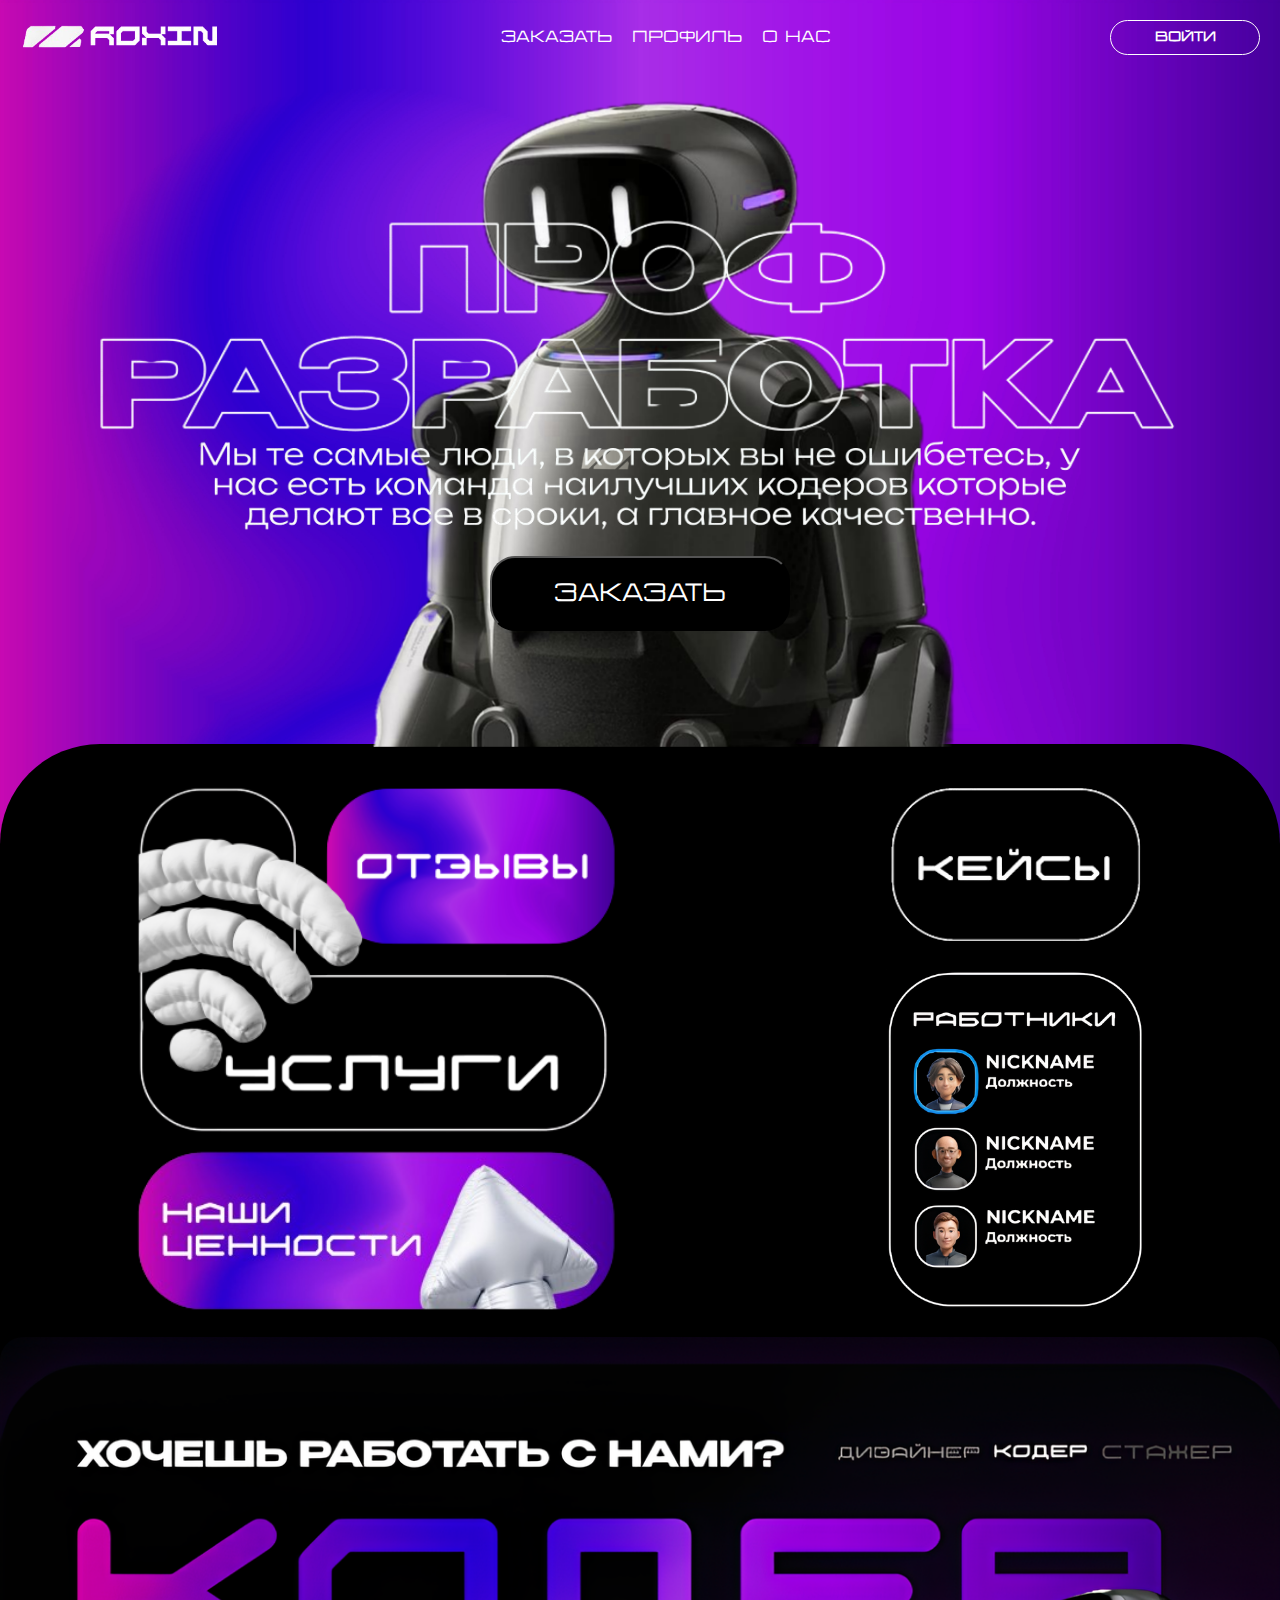
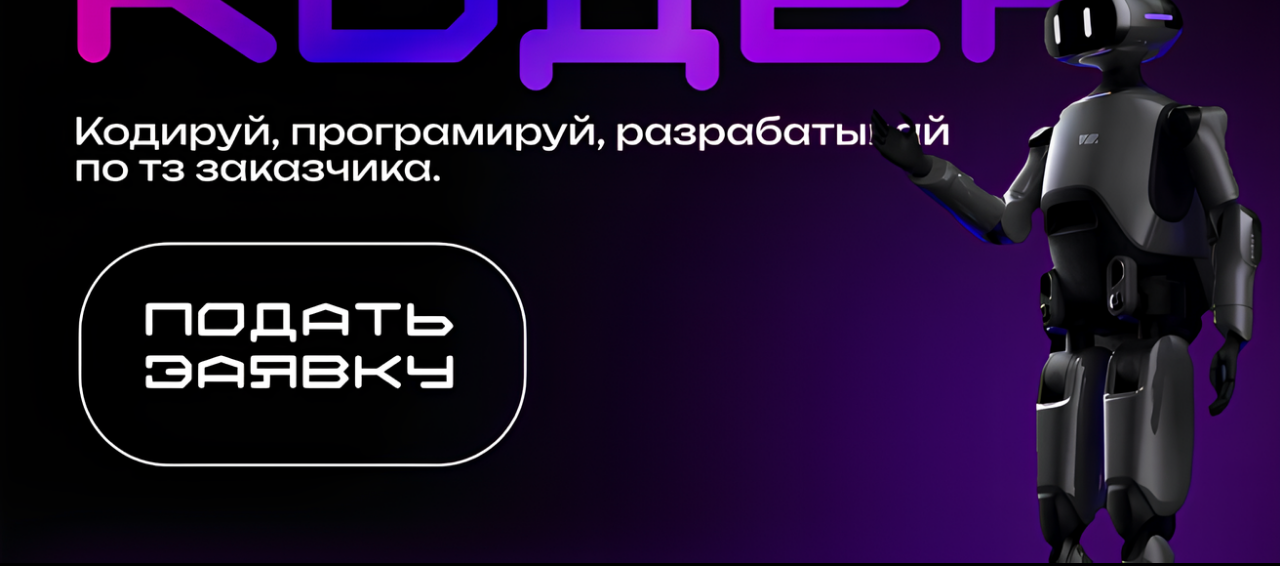
<file: index.html>
<!DOCTYPE html>
<html lang="en">

<head>
    <meta charset="UTF-8">
    <meta name="viewport" content="width=device-width, initial-scale=1.0">
    <title>Document</title>
    <link rel="stylesheet" href="./style.css">
</head>

<body>


    <main class="main_container">

        <div class="bg">
            <header>
                <div class="logo"><img src="./img/logo2.png" alt="logo"></div>
                <div class="event_srefs">
                    <a href="#">
                        <p> ЗАКАЗАТЬ</p>
                    </a>
                    <a href="#">
                        <p> ПРОФИЛЬ</p>
                    </a>
                    <a href="#">
                        <p> О НАС</p>
                    </a>

                </div>
                <a href="./pages/login.html"> <button class="login">ВОЙТИ</button></a>
            </header>
            <div class="event_srefsTeo">
                <a href="#">
                    <p> ЗАКАЗАТЬ</p>
                </a>
                <a href="#">
                    <p> ПРОФИЛЬ</p>
                </a>
                <a href="#">
                    <p> О НАС</p>
                </a>

            </div>

            <div class="bodys">
                <img class="robo" src="img/robot.svg" alt="">
                <div class="texts">
                    <img class="zagolovok" src="./img/zagolovok.png" alt=""> <br>
                    <img class="description" src="./img/desc.png" alt=""><br>
                    <button class="order">ЗАКАЗАТЬ</button>
                </div>
            </div>

            <section class="second">
                <div class="left_box">

                    <div class="topBlock">
                        <a href="#"><img src="./img/topImg.png" alt=""></a>
                        <a href="#">
                            <div class="rightBlockPosition"></div>
                        </a>
                    </div>
                    <a href="#"> <img class="bottomImg2Block" src="./img/bottomImg2.png" alt=""></a>

                </div>


                <div class="right_box">

                    <div class="case">
                        <img src="./img/case2 copy.png" alt="">
                    </div>

                    <div class="personvBox1">
                        <img src="./img/persons2.png" alt="">
                        <a href="#">
                            <div class="itemOne"></div>
                        </a>
                        <a href="#">
                            <div class="itemTwo"></div>
                        </a>
                        <a href="#">
                            <div class="itemThree"></div>
                        </a>
                        <!--     <img src="./img/rabot.png" alt="" class="golovH1">
                        <br><br>
                        <img src="./img/firstPerson.png" alt="" class="f1Person">
                        <br>
                        <img src="./img/secondPerson.png" alt="" class="f2Person">
                        <br>
                        <img src="./img/thirdPerson2.png" alt="" class="f3Person">
               -->
                    </div>
                </div>
            </section>
        </div>
        <footer class="footer">
            <img src="./img/footer.png" alt="">
            <a href="#">
                <div class="orderBlockBtn"></div>
            </a>
        </footer>




    </main>

</body>

</html>
</file>
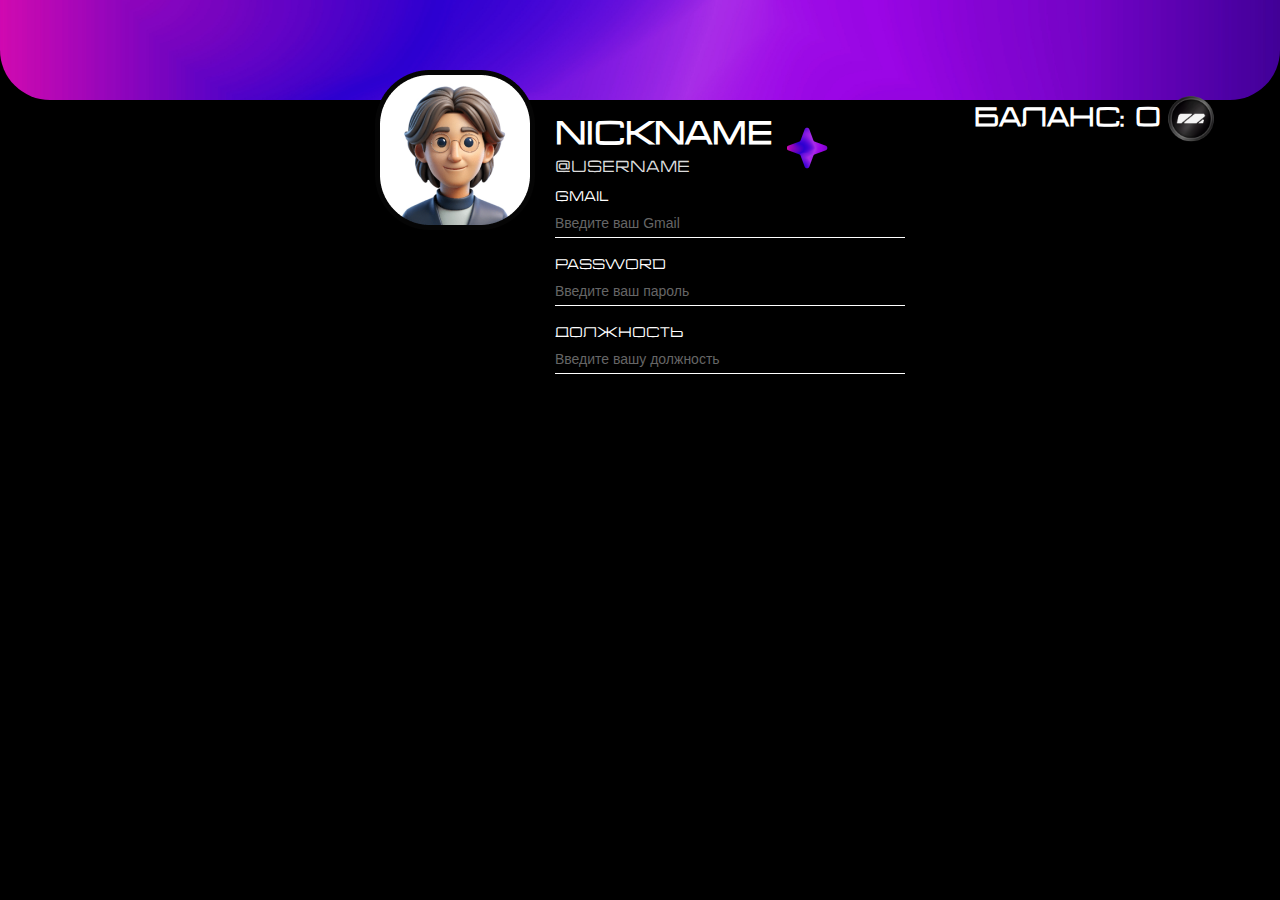
<file: pages/login.html>
<!DOCTYPE html>
<html lang="en">

<head>
    <meta charset="UTF-8">
    <meta name="viewport" content="width=device-width, initial-scale=1.0">
    <title>Login</title>
    <link rel="stylesheet" href="./pages.css">
</head>

<body>


    <div class="mainBg">
        <!--             <div class="bgInf"> <img src="../img/nft.png" alt=""> </div>
 -->
        <div class="topBg"></div>

        <div class="account">
            <div class="flexBox">
                <div class="gravatar"><img src="../img/gravatar.png" alt=""></div>
                <div class="loginForm">
                    <div class="nickname">
                        <div>
                            <h1>NICKNAME</h1>
                            <p>@USERNAME</p>
                        </div>
                        <div class="starCoinBox">
                            <img src="../img/star.png" alt="">
                            <div class="balance">
                                <h1>БАЛАНС: 0</h1>
                                <img src="../img/coin.png" alt="">
                            </div>
                        </div>
                    </div>
                    <br>
                    <form class="form">
                        <label>
                            <span class="label-text">GMAIL</span>
                            <input type="email" class="input" placeholder="Введите ваш Gmail">
                        </label>
                        <label>
                            <span class="label-text">PASSWORD</span>
                            <input type="password" class="input" placeholder="Введите ваш пароль">
                        </label>
                        <label>
                            <span class="label-text">ДОЛЖНОСТЬ</span>
                            <input type="text" class="input" placeholder="Введите вашу должность">
                        </label>
                    </form>

                </div>
            </div>

        </div>


    </div>

    </main>

</body>

</html>
</file>
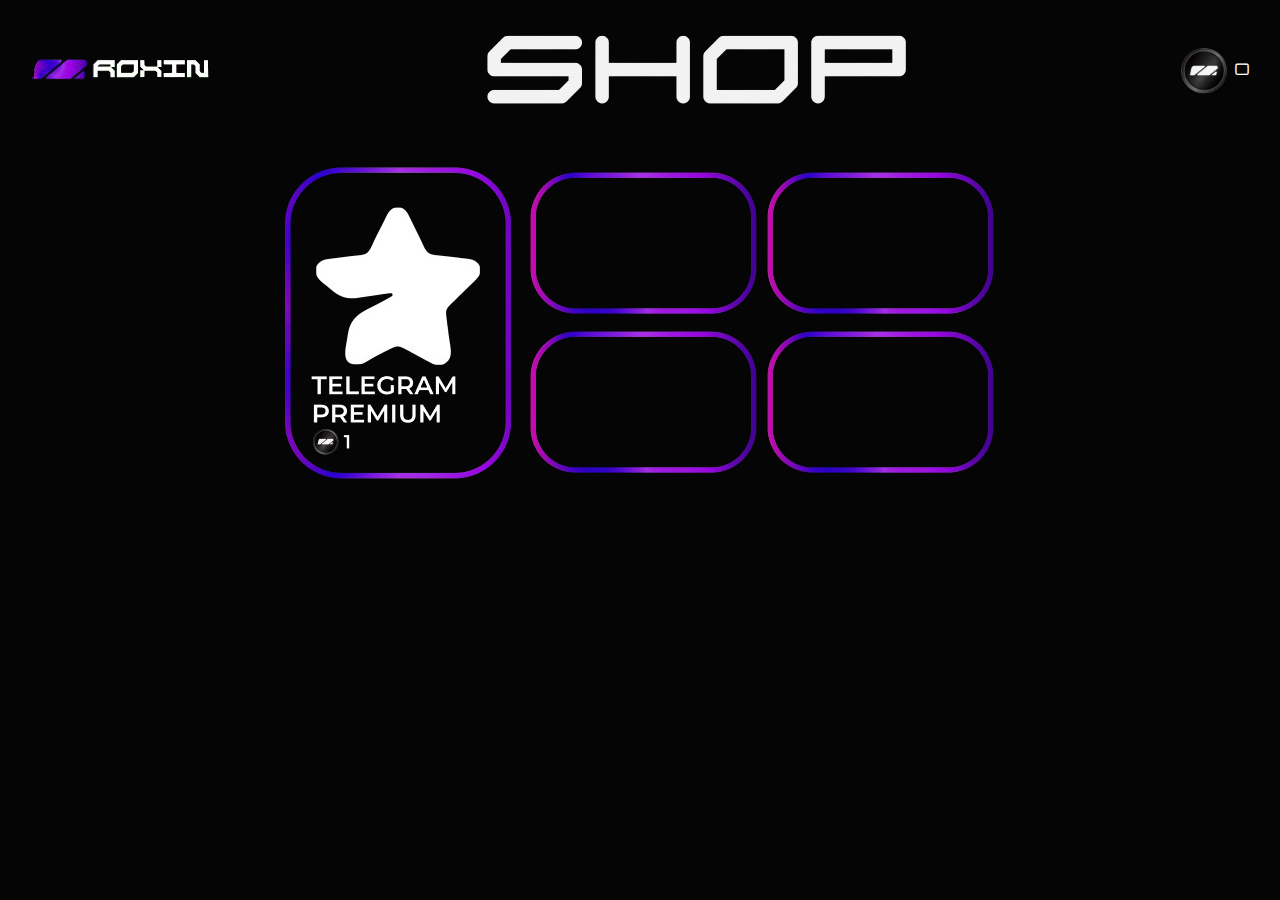
<file: pages/shop.html>
<!DOCTYPE html>
<html lang="en">

<head>
    <meta charset="UTF-8">
    <meta name="viewport" content="width=device-width, initial-scale=1.0">
    <title>Shop</title>
    <link rel="stylesheet" href="./pages.css">
</head>
<style>
    header {
        display: flex;
        align-items: center;
        justify-content: space-between;
        padding: 30px;

    }


    .shopMain {
        background-color: #050505;
        width: 100%;
        height: 100vh;
    }

    .coins {
        display: flex;
        gap: 5px;
        align-items: center;
        color: white;
    }

    .coins img {
        width: 50px;
    }

    .noneLogo {
        display: none;
    }

    .body-shop {
        display: grid;
        grid-template-columns: repeat(2, 1fr);
        gap: 20px;
        width: 90%;
        max-width: 800px;
    }

    .item {
        display: flex;
        justify-content: center;
        align-items: center;
        background: linear-gradient(45deg, #8a2be2, #ff1493);
        padding: 20px;
        border-radius: 20px;
        position: relative;
    }

    .item img {
        width: 80%;
        max-height: 100px;
        object-fit: cover;
    }

    .premium {
        grid-column: span 2;
        text-align: center;
    }

    .firstItem,
    .secondItem {
        display: flex;
    }

    .firstItem img {
        width: 100%;
    }

    .noneImg {
        display: none;
    }

    @media (max-width: 800px) {
        .logo2 {
            display: none;
        }

        .noneLogo {
            display: block;
            text-align: center;
        }


        .noneLogo img {
            width: 300px;
            margin-bottom: 10px;
        }
    }

    @media (max-width: 768px) {
        .body-shop {
            grid-template-columns: 1fr;
            gap: 15px;
        }

        .premium {
            grid-column: span 1;
        }

        .noneImg {
            display: block;
        }

        .flexImgBox {
            display: flex;
        }

        .flexImgBox img {
            width: 100%;
        }

        .item img {
            width: 60%;
            max-height: 80px;
        }

        .bodyShop {
            display: flex;
            flex-direction: column;
            align-items: center;
            justify-content: center;
            margin-top: 20px;
            gap: 10px;
        }
    }

    @media (max-width: 500px) {

        .firstItem img,
        .secondItem img {
            width: 150px;
        }

        .premium {
            width: 200px;
        }

        .noneLogo img {
            width: 200px;
        }

        .flexImgBox img {
            width: 150px;
        }
    }

    .bodyShop {
        display: flex;
        align-items: center;
        justify-content: center;
        margin-top: 20px;
        gap: 10px;
    }

    .secondItem {
        margin-top: 10px;
    }
</style>

<body>


    <main class="shopMain">
        <header>
            <div class="logo"><img src="../img/logoShop.png" alt=""></div>
            <div class="logo2"><img src="../img/shop.png" alt=""></div>
            <div class="coins"><img src="../img/coin.png" alt="">
                <p>0</p>
            </div>
        </header>
        <div class="noneLogo"><img src="../img/shop.png" alt=""></div>
        <div class="bodyShop">
            <div class="flexImgBox">
                <img class="premium selectable" src="../img/premium.png" alt="">
                <img class="noneImg selectable" src="../img/premium.png" alt="">
            </div>
            <div>
                <div class="firstItem">
                    <img class="selectable" src="../img/border.png" alt="">
                    <img class="selectable" src="../img/border.png" alt="">
                </div>
                <div class="secondItem">
                    <img class="selectable" src="../img/border.png" alt="">
                    <img class="selectable" src="../img/border.png" alt="">
                </div>
            </div>
            <input type="file" id="fileInput" accept="image/*" style="display: none;">

        </div>
        
    </main>

</body>
<script>document.addEventListener("DOMContentLoaded", () => {
    const fileInput = document.getElementById("fileInput"); // Скрытый input для выбора файлов
    const images = document.querySelectorAll(".selectable");

    images.forEach((img) => {
        img.addEventListener("click", () => {
            // Сохраняем текущую картинку в атрибут для обновления
            const currentImage = img;

            // Открываем окно выбора файла
            fileInput.click();

            // Обработчик изменения input (после выбора файла)
            fileInput.onchange = () => {
                const file = fileInput.files[0]; // Получаем файл

                if (file) {
                    // Создаем URL для отображения изображения
                    const reader = new FileReader();
                    reader.onload = (e) => {
                        currentImage.src = e.target.result; // Заменяем картинку
                    };
                    reader.readAsDataURL(file);
                }
            };
        });
    });
});

</script>
</html>
</file>
<file: style.css>
* {
    padding: 0;
    margin: 0;
    box-sizing: border-box;
}

@font-face {
    font-family: 'Radiotechnika';
    src: url('./fonts/Radiotechnika.otf') format('truetype');
}


body {
    margin: 0 auto;
    font-family: 'Radiotechnika', Arial, sans-serif;
    background-color: #000000;
}

main {
    width: 100%;
    border-radius: 23px;
}

.bg {
    background-image: url(./img/bg.jfif);
    width: 100%;
    height: 100%;
    background-position: center;
    background-size: cover;
    background-repeat: no-repeat;

}

header {
    display: flex;
    align-items: center;
    justify-content: space-between;
    padding: 20px;
}

p {}

a {
    text-decoration: none;
    color: white;
    font-weight: 500;
    /* Или 400, 700 в зависимости от желаемого стиля */

}

.logo img {
    width: 200px;
}

.event_srefs {
    display: flex;
    align-items: center;
    gap: 20px;
}

.login {
    text-decoration: none;
    font-weight: 600 !important;
    width: 150px;
    padding: 10px 0;
    border-radius: 23px;
    background-color: rgba(255, 255, 255, 0);
    border: 1px solid white;
    color: white;
    font-family: 'Radiotechnika', Arial, sans-serif;
    cursor: pointer;
}

.robo {
    z-index: 2;
    width: 52%;
}

.bodys {
    text-align: center;
    position: relative;
}

.texts {
    position: absolute;
    top: 21%;
}

.texts {
    width: 100%;
    z-index: 3;
}

.zagolovok {
    width: 85%;
}

.description {
    width: 70%;
}

/* .order img {
    width: 150px;
    height: 100%;
    top: 0;
}
 */
.order {}

.order {
    color: white;
    font-size: 25px;
    font-family: 'Radiotechnika', Arial, sans-serif;
    width: 300px;
    text-align: center;
    height: 75px;
    margin: 20px;
    cursor: pointer;
    border-radius: 25px;
    background-color: black;
}

.second {
    height: 100%;
    background-color: #000000;
    border-top-left-radius: 100px;
    border-top-right-radius: 100px;
    margin-top: -6px;
    z-index: 100;
    display: flex;
    justify-content: space-around;

    padding: 40px 0 0;
}

.img1 {
    width: 55%;
    height: 70%;
    object-fit: cover;
}

.img2 {
    width: 25%;
    object-fit: cover;
    height: 70%;
}

/* .img1{
    width: 370px;
    height: 405px;
}
.img2{
    width: 200px;
    height: 405px;
} */



.topBlock {
    position: relative;
}

.topBlock img {
    cursor: pointer;
    width: 100%;
}

.left_box img {
    width: 100%;
}

.left_box {
    width: 484px;

}

.right_box img {
    width: 100%;
}

.right_box {
    width: 260px;
}

.rightBlockPosition {
    width: 60%;
    height: 44%;
    position: absolute;
    top: 0;
    right: 0;
    cursor: pointer;
    z-index: 5;
    border-radius: 50px;
}

.right_box {
    text-align: center;
}

.case {
    width: 100%;
    margin-bottom: 20px;
}

.case img {
    width: 100%;
}

.personvBox {
    border: 2px solid white;
    border-radius: 60px;
    padding: 30px 0;
    text-align: center;
    width: 100%;
}

.personvBox img {
    width: 200px;
}

footer {
    margin-top: 20px;
    position: relative;
}

.event_srefsTeo {
    display: none;
}

.orderBlockBtn {
    position: absolute;
    width: 35%;
    height: 27%;
    bottom: 12%;
    left: 6%;
    border-radius: 50px;
    cursor: pointer;
}

footer img {
    width: 100%;
    border-radius: 23px;
    border-bottom-right-radius: 0;
    border-bottom-left-radius: 0;
}


.personvBox1 {
    position: relative;
}

.itemOne {
    position: absolute;
    top: 22%;
    width: 90%;
    height: 20%;
    cursor: pointer;
}


.itemTwo {
    position: absolute;
    top: 44%;
    width: 90%;
    height: 20%;
    cursor: pointer;
}
.itemThree {
    position: absolute;
    bottom: 14%;
    width: 90%;
    height: 20%;
    cursor: pointer;
}

.personvBox img {
    width: 60% !important;
}


@media (max-width:850px) {
    header {
        display: flex;

    }

    .logo img {
        width: 150px;
    }

    .event_srefs a {
        font-size: 12px;

    }

    .login {
        width: 100px;
        font-size: 13px;
    }

    .left_box {
        width: 400px;

    }

    .right_box {
        width: 215px;
    }

}



@media (max-width:700px) {
    /*  .second {
        display: flex;
        flex-direction: column;
        justify-content: center;
        align-items: center;
        margin: 0 auto;
        margin-top: -5px;
    }
 */

    footer {
        margin-top: 23px;
    }



    /*   .rightBlockPosition {
        width: 60%;
        height: 44%;
        background-color: rgba(255, 0, 0, 0.336);
        position: absolute;
        top: 0;
        right: 0;
        cursor: pointer;
        z-index: 5;
        border-radius: 50px;
    } */
    .left_box {
        width: 303px;

    }

    .right_box {
        width: 160px;
    }

    .order {
        color: white;
        font-size: 20px;
        font-family: 'Radiotechnika', Arial, sans-serif;
        width: 250px;
        text-align: center;
        height: 65px;
        margin: 20px;
        cursor: pointer;
        border-radius: 25px;
        background-color: black;
    }
}

@media (max-width:580px) {
    .logo img {
        width: 100px;
    }

    .order {
        width: 150px;
        font-size: 15px;
        height: 50px;

    }

    .topBlock img {
        width: 100% !important;

    }

    .second {
        height: 100%;
        background-color: #000000;
        border-top-left-radius: 50px;
        border-top-right-radius: 50px;
    }

    .event_srefs a {
        font-size: 10px;

    }

    .left_box {
        width: 238px;

    }

    header {
        display: flex;
        align-items: center;
        justify-content: space-between;
        padding: 20px 5px;
    }

    .right_box {
        width: 123px;
    }

    .login {
        width: 100px;
        font-size: 10px;
        padding: 7px 0;
    }

    .event_srefs {
        display: flex;
        font-size: 8px;
        gap: 10px;

    }

    .event_srefsTeo {
        display: none;
        justify-content: center;
        gap: 20px;
        font-size: 12px;
    }

    .event_srefsTeo a {
        text-decoration: none;
    }
}

@media (max-width:470px) {
    .logo img {
        width: 80px;
    }

    .event_srefs a {
        font-size: 8px;

    }

    .login {
        width: 70px;
        font-size: 7px;
        padding: 7px 0;
    }

    .order {
        width: 100px;
        font-size: 10px;
        height: 40px;

    }
}
</file>
<file: pages/pages.css>
* {
    padding: 0;
    margin: 0;
    box-sizing: border-box;
}

@font-face {
    font-family: 'Radiotechnika';
    src: url('../fonts/Radiotechnika.otf') format('truetype');
}

body {
    font-family: 'Radiotechnika', Arial, sans-serif;
    background-color: #000;
}




.flexBox {
    width: 100%;
    display: flex;
    z-index: 100 !important;
    gap: 20px;
    justify-content: center;
    margin-top: -30px;
}

.nickname {
    display: flex;
    align-items: center;
    gap: 10px;
}

.loginForm {
    margin-top: 50px;
}

.nickname h1 {
    color: white;
}

.nickname p {
    color: gainsboro;
    margin-top: 10px;
}

.mainBg {
    background-color: #000;
    position: relative;
    height: 100%;
    max-width: 1300px;
    margin: 0 auto;
}

.topBg {
    height: 100px;
    width: 100%;
    z-index: -1;
    background-image: url('../img/bg.jfif');
    background-size: cover;
    /* или contain, в зависимости от ваших нужд */
    background-position: center;
    border-bottom-left-radius: 50px;
    border-bottom-right-radius: 50px;
}

.account {
    display: flex;
    align-items: center;
    justify-content: center;
    margin: 0 auto;
    width: 100%;
}

.bgInf {
    position: absolute;
    width: 100%;
    bottom: 0;
    left: 30%;
    /*     z-index: -4 !important;
 */
    width: 100%;
    height: 300px;
    background-repeat: no-repeat;
    block-size: cover;
    background-position: center;
    background-color: #050505;
}

.bgInf img {
    width: 63%;
    z-index: -100;
}

.form {
    display: flex;
    flex-direction: column;
    gap: 20px;
    width: 350px;
}

.label-text {
    font-size: 14px;
    color: #ffffff;
    /* Серый цвет текста */
    display: block;
    margin-bottom: 5px;
}

.input {
    width: 100%;
    background: transparent;
    border: none;
    border-bottom: 1px solid #ffffff;
    color: #fff;
    font-size: 16px;
    padding: 5px 0;
    outline: none;
    transition: border-color 0.3s ease;
}

.input::placeholder {
    color: #666;
    font-size: 14px;
}

.input:focus {
    border-bottom: 1px solid #888;
}

.balance {
    display: flex;
    align-items: center;
    justify-content: center;
    color: white;
    font-size: 13px;
    gap: 5px;
    position: absolute;
    top: 25%;
    right: 5%;
    white-space: nowrap;
}

.balance img {
    width: 50px;
}

.starCoinBox {
    display: flex;
    gap: 100%;
    justify-content: space-between;
}

.starCoinBox img {
    width: 50px;
}

@media (max-width:1000px) {}

@media (max-width:850px) {
    .balance {
        top: 5%;
        right: 4%;
    }
}

@media (max-width:600px) {
    .flexBox {
        display: flex;
        flex-direction: column;
        align-items: center;
        z-index: 100 !important;
        gap: 0px;
        justify-content: center;
    }

    .balance {
        font-size: 10px
    }



    .balance img {
        width: 40px;
    }

    .nickname {
        justify-content: center;
    }

    .loginForm {
        margin-top: 10px;
    }

    .form {
        width: 100%;
    }
}
</file>
